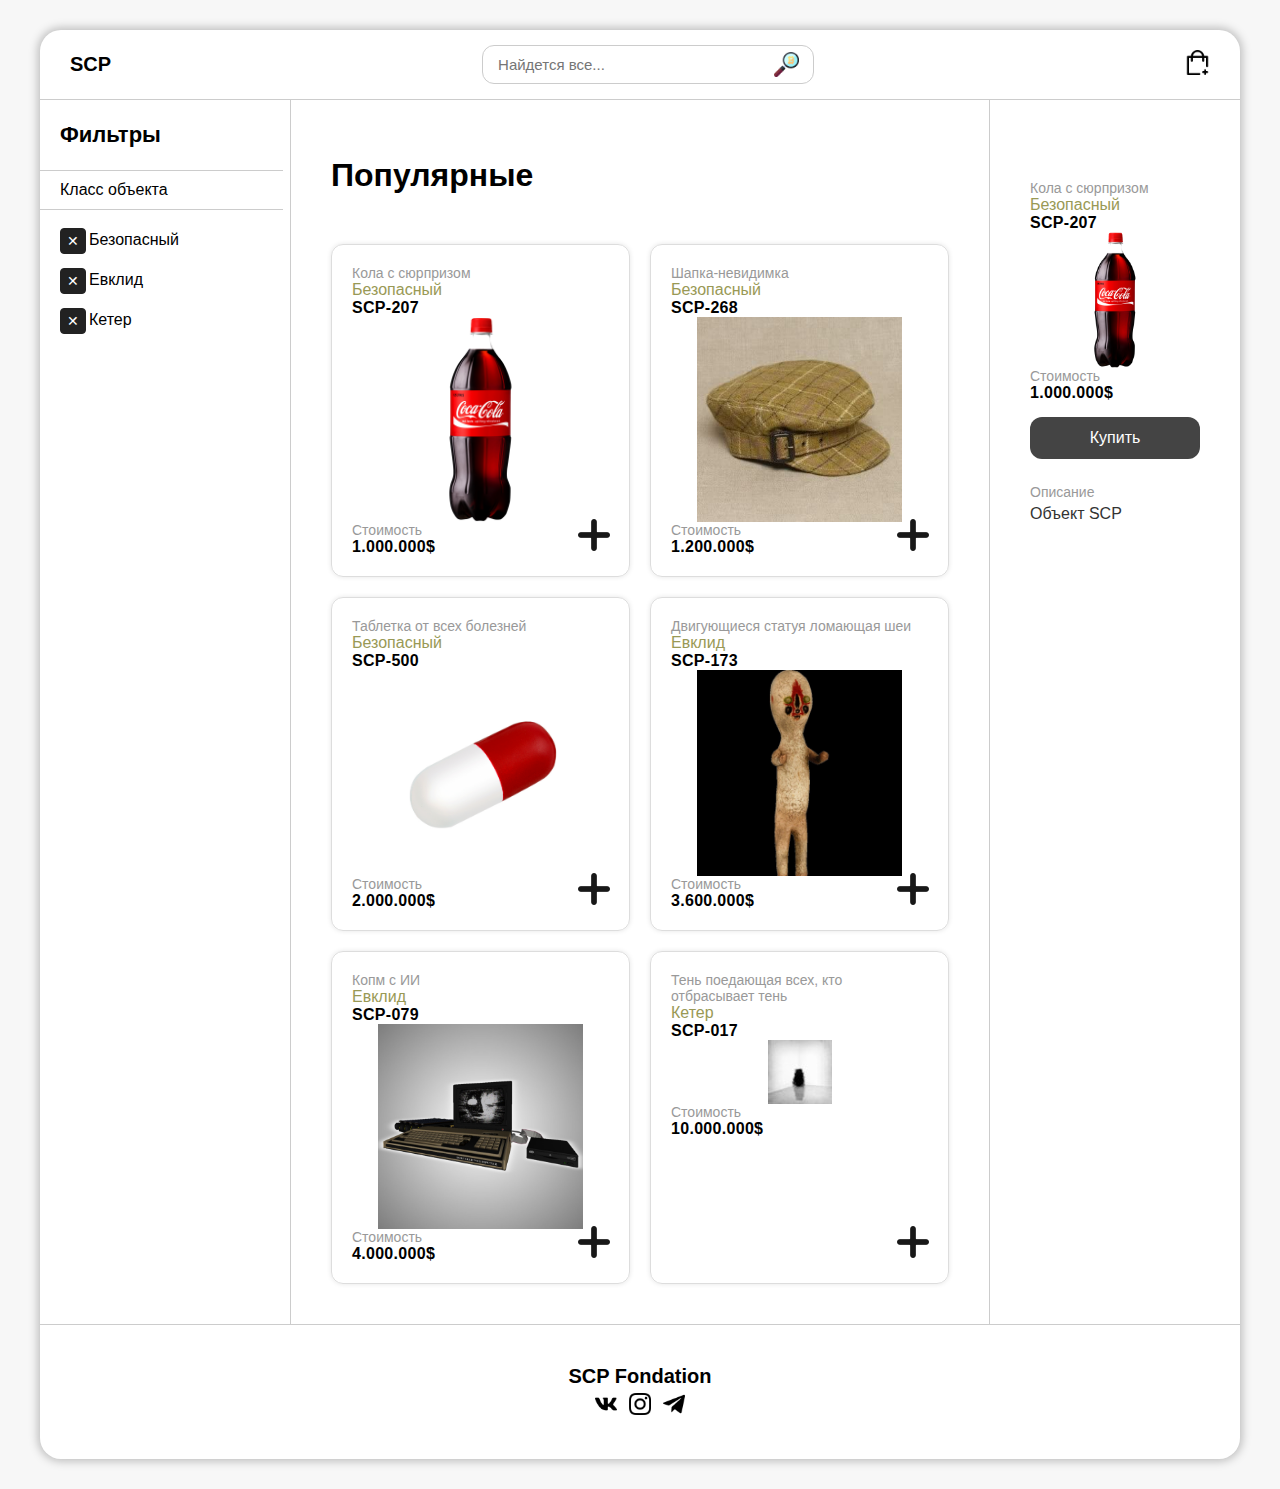
<file: E-commerce/index.html>
<!DOCTYPE html>
<html lang="en">
<head>
	<meta charset="UTF-8">
	<meta name="viewport" content="width=device-width, initial-scale=1.0">
	<title>E-commerce project</title>
	<link rel="stylesheet" href="css/style.css">
	<link rel="stylesheet" href="css/checkbox.css">
	<link rel="preconnect" href="https://fonts.gstatic.com"> 
	<link href="https://fonts.googleapis.com/css2?family=Nunito:wght@300;400;700&display=swap" rel="stylesheet">
</head>
<body>
	<div class="body-wrapper">

		<header class="header">
			<div class="logo">SCP</div>
			<div class="input-box">
				<input 
					type="text" 
					class="input" 
					placeholder="Найдется все..." 
				/>
				<div class="input-btn">
					<img src="img/123.png" alt="Поиск">
				</div>
			</div>
			<div class="cart">
				<img src="img/add-to-basket.png" alt="Корзина">
			</div>
		</header>

		<aside class="left-aside">
			<div class="aside-maintitle">Фильтры</div>
			<div class="aside-title">Класс объекта</div>
			<div class="aside-item">
				<input type="checkbox" id='Безопасный' name="Безопасный" class="checkbox">
				<label for="Безопасный"></label>
				Безопасный
			</div>
			<div class="aside-item">
				<input type="checkbox" id='Евклид' name="Евклид" class="checkbox">
				<label for="Евклид"></label>
				Евклид
			</div>
			<div class="aside-item">
				<input type="checkbox" id='Кетер' name="Кетер" class="checkbox">
				<label for="Кетер"></label>
				Кетер
			</div>
		</aside>

		<main class="main">
			<h2 class="title">Популярные</h2>
			<div class="product-box">

				<div class="product">
					<div class="product-info">Кола с сюрпризом</div>
					<div class="class">Безопасный</div>
					<div class="product-title">SCP-207</div>
					<img src="img/scp-207.png" alt="scp-207">
					<div class="product-info">Стоимость</div>
					<div class="product-price">1.000.000$</div>

					<div class="input-btn add-btn">
						<img src="img/add.png" alt="Добавить в корзину">
					</div>
				</div>

				<div class="product">
					<div class="product-info">Шапка-невидимка</div>
					<div class="class">Безопасный</div>
					<div class="product-title">SCP-268</div>
					<img src="img/scp-268.jpg" alt="scp-268">
					<div class="product-info">Стоимость</div>
					<div class="product-price">1.200.000$</div>

					<div class="input-btn add-btn">
						<img src="img/add.png" alt="Добавить в корзину">
					</div>
				</div>

				<div class="product">
					<div class="product-info">Таблетка от всех болезней</div>
					<div class="class">Безопасный</div>
					<div class="product-title">SCP-500</div>
					<img src="img/scp-500.jpg" alt="scp-500">
					<div class="product-info">Стоимость</div>
					<div class="product-price">2.000.000$</div>

					<div class="input-btn add-btn">
						<img src="img/add.png" alt="Добавить в корзину">
					</div>
				</div>

				<div class="product">
					<div class="product-info">Двигующиеся статуя ломающая шеи</div>
					<div class="class">Евклид</div>
					<div class="product-title">SCP-173</div>
					<img src="img/scp-173.jpg" alt="scp-173">
					<div class="product-info">Стоимость</div>
					<div class="product-price">3.600.000$</div>

					<div class="input-btn add-btn">
						<img src="img/add.png" alt="Добавить в корзину">
					</div>
				</div>

				<div class="product">
					<div class="product-info">Копм с ИИ</div>
					<div class="class">Евклид</div>
					<div class="product-title">SCP-079</div>
					<img src="img/scp-079.jpg" alt="scp-079">
					<div class="product-info">Стоимость</div>
					<div class="product-price">4.000.000$</div>

					<div class="input-btn add-btn">
						<img src="img/add.png" alt="Добавить в корзину">
					</div>
				</div>

				<div class="product">
					<div class="product-info">Тень поедающая всех, кто отбрасывает тень</div>
					<div class="class">Кетер</div>
					<div class="product-title">SCP-017</div>
					<img src="img/scp-017.jpg" alt="scp-017">
					<div class="product-info">Стоимость</div>
					<div class="product-price">10.000.000$</div>

					<div class="input-btn add-btn">
						<img src="img/add.png" alt="Добавить в корзину">
					</div>
				</div>

			</div>
		</main>
		<aside class="right-aside">
			<div class="product js-product">
				<div class="product">
					<div class="product-info">Кола с сюрпризом</div>
					<div class="class">Безопасный</div>
					<div class="product-title">SCP-207</div>
					<img src="img/scp-207.png" alt="scp-207">
					<div class="product-info">Стоимость</div>
					<div class="product-price">1.000.000$</div>
                    <div class="big-add-btn">Купить</div>
                    <div class="product-info">Описание</div>
				    <div class="product-text">Объект SCP</div>
				</div>
			    

			</div>
		</aside>
		<footer class="footer">
			<div class="footer-title">SCP Fondation</div>
			<div class="social-box">
				<a href="https://vk.com" class="social"><img src="img/vk.png" alt="Вконтакте"></a>
				<a href="https://instagram.com" class="social"><img src="img/instagram.png" alt="Инстаграм"></a>
				<a href="https://telegram.org" class="social"><img src="img/telegram.png" alt="Телеграм"></a>
			</div>
		</footer>
	</div>

	<script src="https://cdnjs.cloudflare.com/ajax/libs/jquery/3.5.1/jquery.min.js" integrity="sha512-bLT0Qm9VnAYZDflyKcBaQ2gg0hSYNQrJ8RilYldYQ1FxQYoCLtUjuuRuZo+fjqhx/qtq/1itJ0C2ejDxltZVFg==" crossorigin="anonymous"></script>

	<!-- <script src='css/jquery.js'></script> -->

	<script>
		$(document).ready(function() {

			let checks = {};

			function doCheck() {
				let val = $(this).prop('checked')
				let label = $.trim( $(this).parent().text() )
				label = label.toLowerCase();

				checks[label] = val;

				console.log(checks);
				filter()
			}

			function filter() {

				// перебираем все продукты
				$('.product').each(function() {
					// получаем наименование товара
					let title = $(this).find('.class').text();
					// приводим наименование к нижнему регистру
					title = title.toLowerCase();

					// отключаем отображение элемента
					$(this).css('display', 'none');
					
					// перебираем все имена брендов и включаем отображение только тех 
					// товаров, которые подходят под выбранные чекбоксы
					for (let brand in checks) {
						if (title.includes(brand) && checks[brand])
							$(this).css('display', 'block')
					}
				})
			}


			$('.checkbox').each(function() {
				$(this).attr('checked', 'checked');
			})

			$('.checkbox').each(doCheck)
			$('.checkbox').click(doCheck)


			/*$('.add-btn').click(function() {
				alert('Добавлено')
			})*/
        $('.add-btn').click(function() {
				let product = $(this).parent();

				let src = $(product).find('img').attr('src')
				let title = $(product).find('.product-title').text();
				let info = $(product).find('.product-info').first().text();
				let price = $(product).find('.product-price').text();
				let brend = $(product).find('.class').text();

				$('.js-product').find('img').attr('src', src)
				$('.js-product').find('.class').text(brend)
				$('.js-product').find('.product-title').text(title)
				$('.js-product').find('.product-price').text(price)
				$('.js-product').find('.product-info').first().text(info)
			})

			/*$('.size').click(function() {
				$('.size').each(function() {
					$(this).removeClass('size__active');
				})
				$(this).addClass('size__active');
			})*/
		})
	</script>	

</body>
</html>
</file>
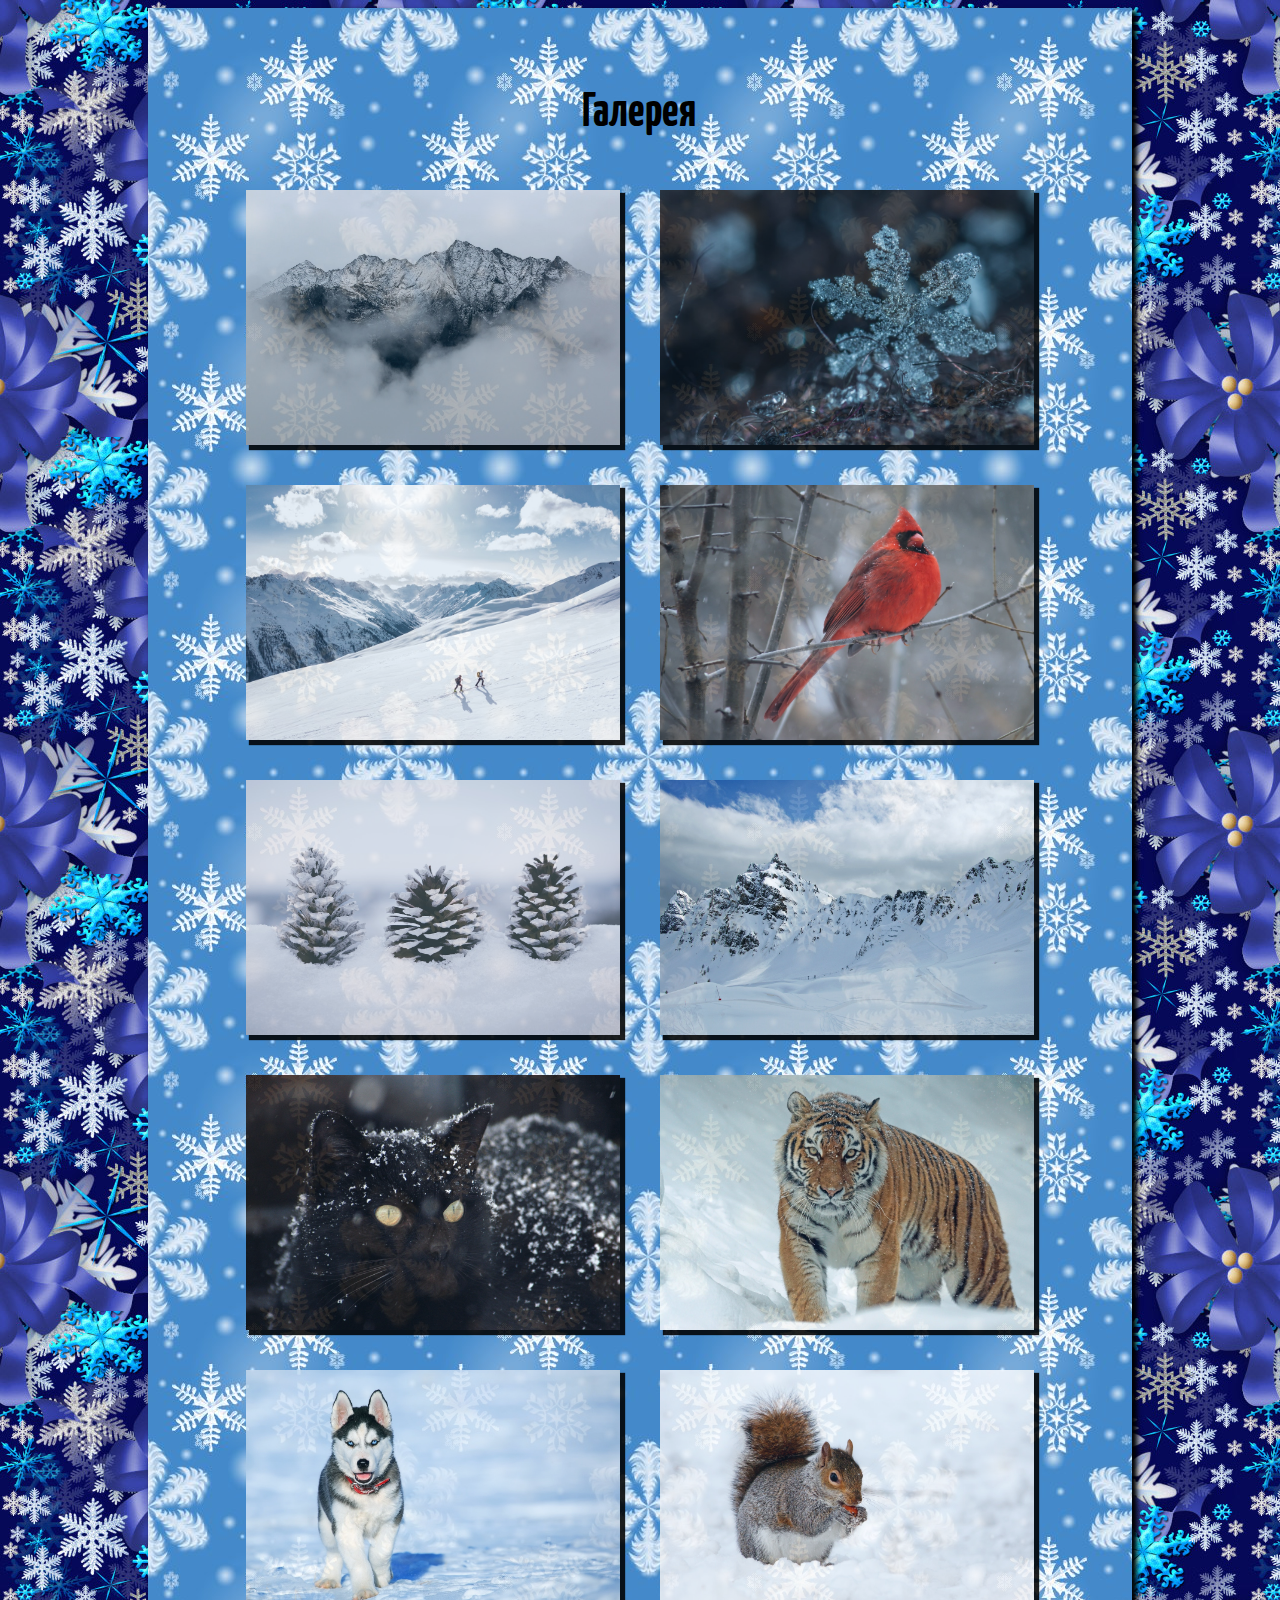
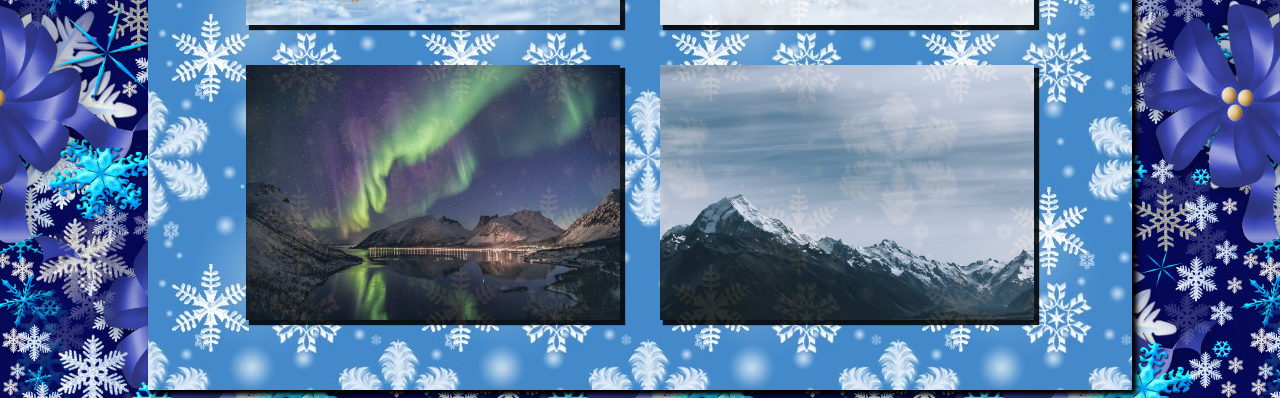
<file: Gallery_Winter/index.html>
<!DOCTYPE html>
<html lang="en">
<head>
	<meta charset="UTF-8">
	<meta name="viewport" content="width=device-width, initial-scale=1.0">
	<title>Галерея</title>
	<link rel="stylesheet" type="text/css" href="css/style.css">
</head>
<body>
	<main>
		<h1>Галерея</h1>
		<a href="img/1.jpg" target="_blank"><div class="photo photo1"></div></a>
		<a href="img/2.jpg" target="_blank"><div class="photo photo2"></div></a>
		<a href="img/3.jpg" target="_blank"><div class="photo photo3"></div></a>
		<a href="img/4.jpg" target="_blank"><div class="photo photo4"></div></a>
		<a href="img/5.jpg" target="_blank"><div class="photo photo5"></div></a>
		<a href="img/6.jpg" target="_blank"><div class="photo photo6"></div></a>
		<a href="img/7.jpg" target="_blank"><div class="photo photo7"></div></a>
		<a href="img/8.jpg" target="_blank"><div class="photo photo8"></div></a>
		<a href="img/9.jpg" target="_blank"><div class="photo photo9"></div></a>
		<a href="img/10.jpg" target="_blank"><div class="photo photo10"></div></a>
		<a href="img/11.jpg" target="_blank"><div class="photo photo11"></div></a>
		<a href="img/12.jpg" target="_blank"><div class="photo photo12"></div></a>	
	</main>
</body>
</html>
</file>
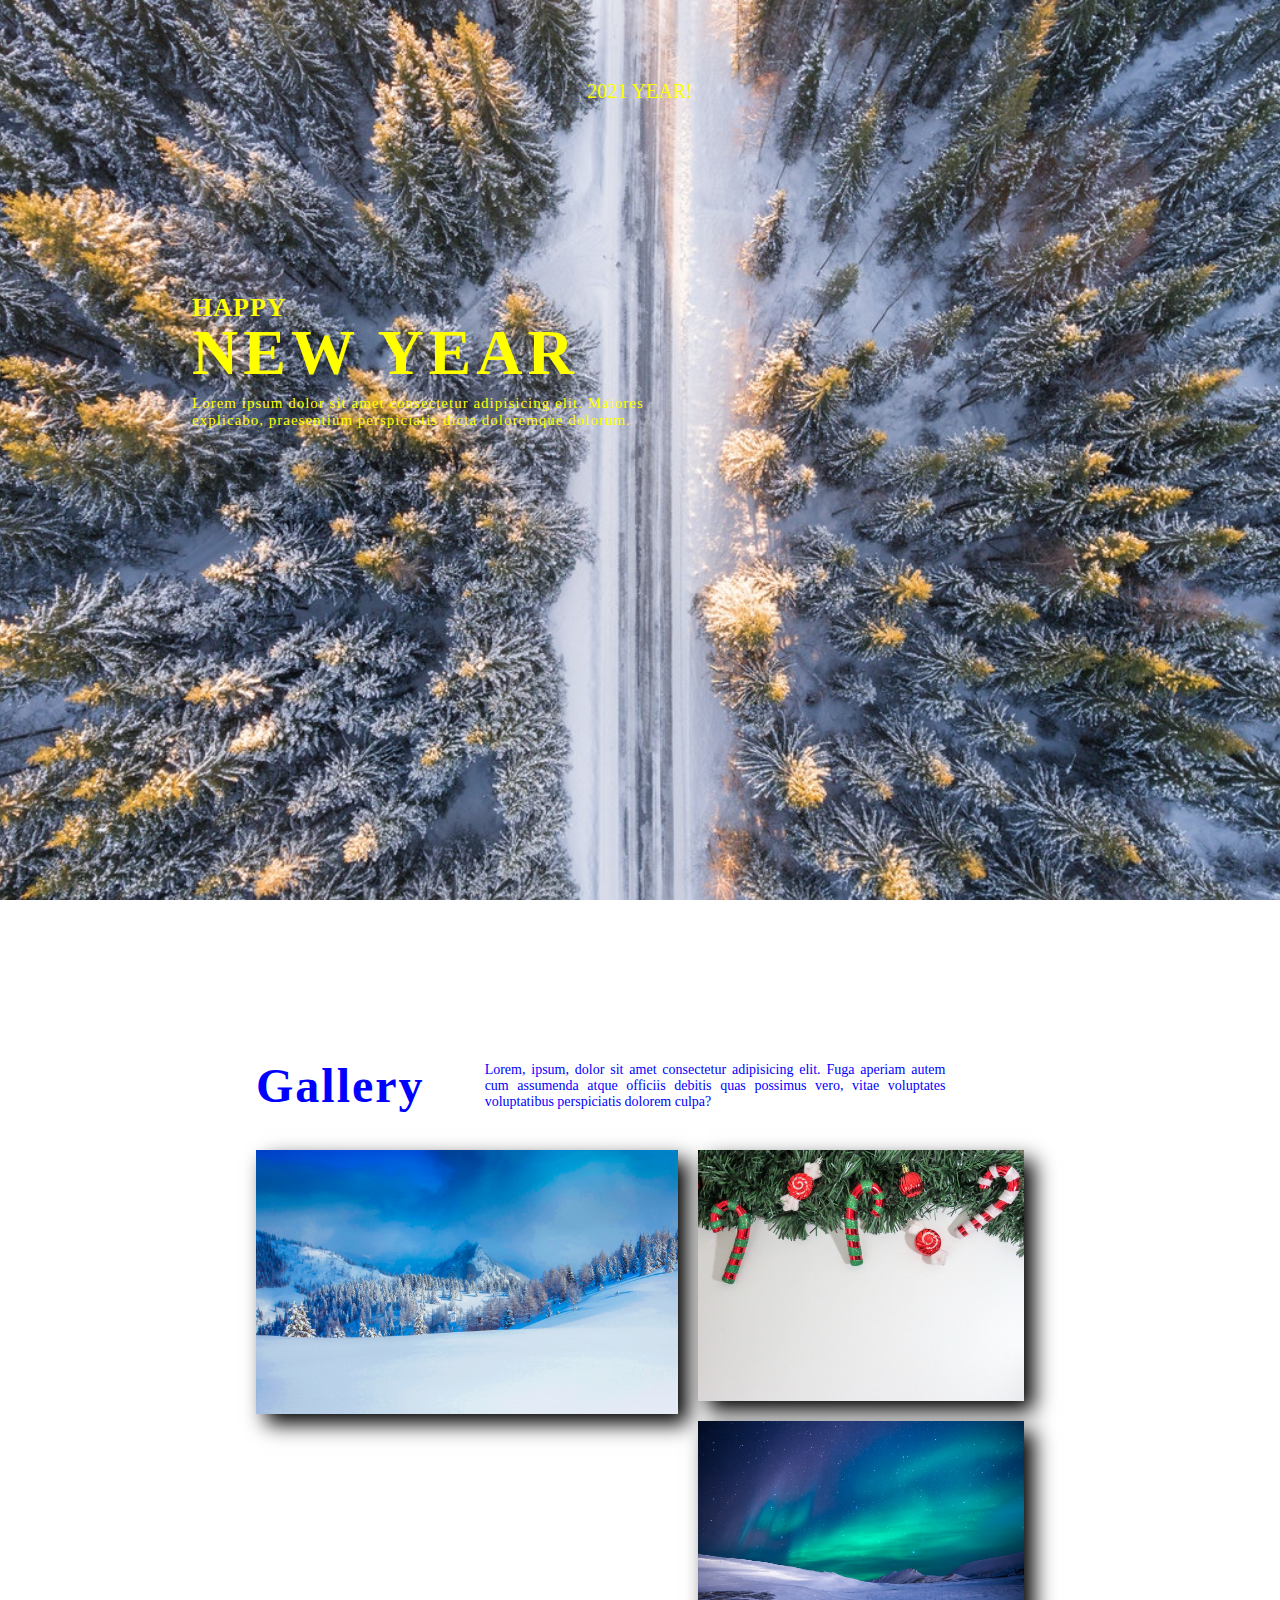
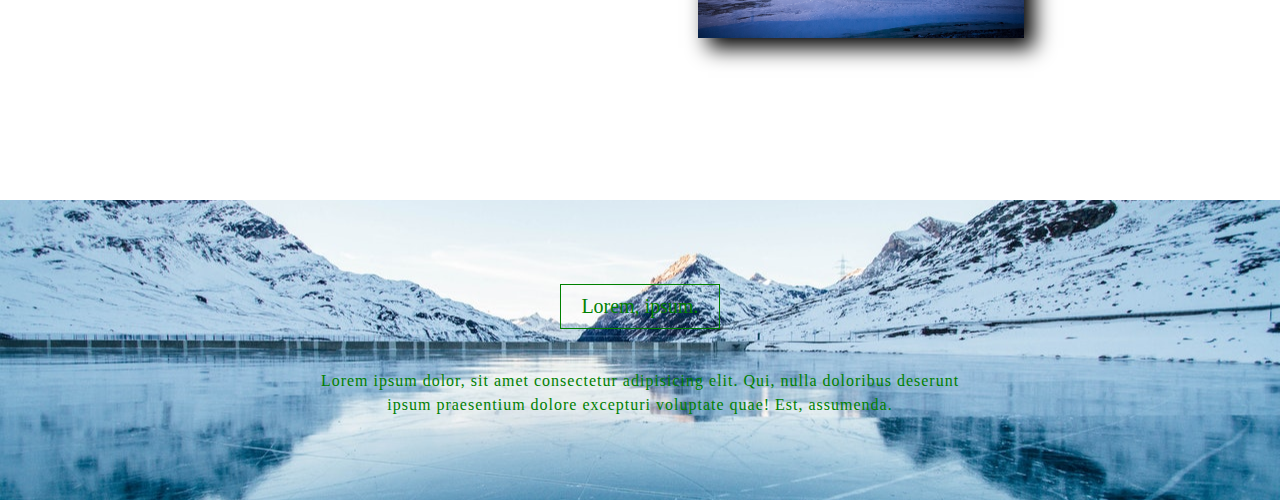
<file: site-visitka/index.html>
<!DOCTYPE html>
<html lang="en">
<head>
	<meta charset="UTF-8">
	<meta name="viewport" content="width=device-width, initial-scale=1.0">
	<title>Tourism</title>
	<link rel="stylesheet" type="text/css" href="css/style.css">
</head>
<body>
	<main>
		<div class="container first">
			<p class = "tourism">2021 YEAR!</p>
			<div class = "text-container">
				<p class = "first-line">happy</p>
				<p class = "second-line">new year</p>
				<p class = "third-line">Lorem ipsum dolor sit amet consectetur adipisicing elit. Maiores explicabo, praesentium perspiciatis dicta doloremque dolorum.</p>
			</div>
		</div>
		<div class="container second">
			<div class = "gallery-container">
				<div class="gallery-text">
				    <p class = "gallery-header">Gallery</p>
				    <p class = "gallery-p">Lorem, ipsum, dolor sit amet consectetur adipisicing elit. Fuga aperiam autem cum assumenda atque officiis debitis quas possimus vero, vitae voluptates voluptatibus perspiciatis dolorem culpa?</p>
				</div>
			
			    <div class = "img-container">
			    	<img src="img/img4.jpg" class = "img1" alt = "Tourism gallery">
				    <div class = "wrapper">
					    <img src="img/img2.jpg" class = "img2" alt = "Tourism gallery">
					    <img src="img/img3.jpg" class = "img3" alt = "Tourism gallery">
				    </div>
			    </div>
		    </div>
		</div>
		<div class="container third">
			<div class="last-container">
				<p class="last-header">Lorem, ipsum.</p>
				<p class="last-text">Lorem ipsum dolor, sit amet consectetur adipisicing elit. Qui, nulla doloribus deserunt ipsum praesentium dolore excepturi voluptate quae! Est, assumenda.</p>
			</div>
		</div>
	</main>
</body>
</html>
</file>
<file: E-commerce/css/style.css>
body {
	margin: 0;
	background-color: #f7f7f7;
	padding: 30px 40px;
	box-sizing: border-box;
	font-family: 'Oswald', sans-serif;
}
.body-wrapper {
	min-height: calc(100vh - 60px);
	background-color: white;
	box-shadow: 0 0 10px 2px rgba(0, 0, 0, 0.25);
	border-radius: 21px;
}
.header {
	display: flex;
	align-items: center;
	justify-content: space-between;
	padding: 0 30px;
	box-sizing: border-box;
	border-bottom: 1.5px solid #ccc;
	height: 70px;
}
.header img {
	width: 25px;
	height: 25px;
}
.logo {
	font-weight: 700;
	font-size: 20px;
}
.input-box {
	display: flex;
	align-items: center;
	position: relative;
}
.input {
	-webkit-appearance: none;
	appearance: none;
	outline: none;
	width: 300px;
	border: 1px solid #ccc;
	border-radius: 12px;
	padding: 10px 15px;
	font-size: 15px;
}
 .input-btn {
 	position: absolute;
 	right: 0;
 	width: 40px;
 	height: 100%;
 	display: flex;
 	align-items: center;
 	cursor: pointer;
 }
 .main {
 	padding: 30px;
 	margin: auto;
 	max-width: 700px;
 	width: 100%;
 	box-sizing: border-box;
 	border-left: 1px solid #ccc;
 	border-right: 1px solid #ccc;
 }
 .product-box {
 	display: flex;
 	flex-wrap: wrap;
 }
 .product {
 	width: calc(50% - 20px);
 	margin: 10px;
 	padding: 20px;
 	box-sizing: border-box;
 	border-radius: 12px;
 	border: 1px solid #ddd;
 	box-shadow: 0 0 5px 0 rgba(0, 0, 0, 0.1);
 	position: relative;
 }
 .product img {
 	max-width: 80%;
 	margin: auto;
 	display: block;
 }
 .title {
 	font-size: 32px;
 	padding-left: 10px;
 	margin-bottom: 40px;
 }
 .product-info {
 	font-size: 14px;
 	color: #999;
 	font-weight: 300;
 }
 .product-title, .product-price {
 	font-size: 16px;
 	font-weight: 700;
 	letter-spacing: 0.3px;
 }
 .add-btn {
 	height: auto;
 	bottom: 25px;
 	opacity: 0.9;
 	right: 15px;
 }
 @media (pointer: fine ) {
 	.add-btn:hover {
 		transform: scale(1.05);
 	}
 }
 .left-aside {
    width: calc((100vw - 795px) / 2);
    position: absolute;
    box-sizing: border-box;
    top: 100px;
    left: 40px;
    bottom: 0;
 }
 .aside-maintitle {
 	font-weight: 700;
 	padding-left: 20px;
 	font-size: 22px;
 	height: 70px;
 	display: flex;
 	align-items: center;
 }
 .aside-title {
 	box-sizing: border-box;
 	padding: 10px 0;
 	border-bottom: 1px solid #ccc;
 	border-top: 1px solid #ccc;
 	padding-left: 20px;
 	margin-bottom: 10px; 
 }
 .aside-item {
 	display: flex;
 	align-items: center;
 	height: 40px;
 	padding-left: 20px;
 }
 .footer {
 	border-top: 1px solid #ccc;
 	padding-top: 40px;
 	padding-bottom: 40px;
 	box-sizing: border-box;
 }
 .footer-title {
 	font-weight: 700;
 	font-size: 20px;
 	text-align: center;
 }
 .social-box {
   display: flex;
   justify-content: space-between;
   margin: auto;
   width: 90px;
   margin-top: 5px;
 }
 .social {
 	transition: 0.2s;
 }
 .social img {
 	width: 22px;
 	height: 22px;
 }
 @media screen and (pointer: fine) {
 	.social:hover {
 		opacity: 0.5;
 	}
 }
 .right-aside {
	position: absolute;
	right: 40px;
	top: 100px;
	width: calc((100vw - 780px) / 2);
}

.right-aside .product {
	width: 100%;
	box-sizing: border-box;
	margin: 0;
	margin-top: 20px;
	box-shadow: none;
	border: none;
}
.big-add-btn {
	text-align: center;
	background-color: #444;
	border-radius: 12px;
	padding: 12px 0;
	color: #fefefe;
	margin-top: 15px;
	cursor: pointer;
	margin-bottom: 25px;
}
.product-text {
	hyphens: auto;
	-webkit-hyphens: auto;
	color: #333;
	margin-top: 5px; 
}
.class {
	color: #995;
}
</file>
<file: E-commerce/css/checkbox.css>
label {
    user-select: none;
    -webkit-user-select: none;
    display: block;
    width: 24px;
    height: 24px;
    position: relative;
    margin-right: 5px;
}

.checkbox {
    display: none;
}

.checkbox + label:before {
    content: "\2715";
    border: 0.5px solid #222;
    border-radius: 4px;

    display: inline-flex;
    justify-content: center;
    align-items: center;

    position: absolute;

    left: 0;
    top: 0;

    width: 100%;
    height: 100%;

    font-size: 14px;

    color: transparent;
    transition: .2s;
}

.checkbox:checked + label:before {
    background-color: #222;
    border-color: #222;
    color: #fff;
}

.checkbox:disabled + label:before {
    transform: scale(1);
}

.checkbox:checked:disabled + label:before {
    transform: scale(1);
}
</file>
<file: Gallery_Winter/css/style.css>
div {
    padding: 0;
    margin: 0;
	box-sizing: border-box;

}
@font-face {
	font-family: Yanone Kaffessatz ExtraLight;
	src: url(../fonts/YanoneKaffeesatz-VariableFont_wght.ttf);
}
main {
	width: 70%;
	padding: 50px;
	margin: auto;
	display: flex;
	flex-wrap: wrap;
	justify-content: center;
	box-shadow: 4px 4px 5px 1px rgba(0, 0, 0, 1);
	background-image: url(../img/Фон_07.jpg);
}
.photo {
	max-width: 520px;
	width: calc(30vw - 10px);
	height: calc((35vw - 40px) / 16 * 10);
	margin: 20px;
	/*background: red;  */
	box-shadow: 4px 4px 1px 1px rgba(0, 0, 0, 1);
	background-position: center;
	background-size: cover;
	opacity: 0.87;
	transition: 2s, transform 1.3s;
}
.photo:hover {
    opacity: 1;
    transform: scale(1.1) rotate(0deg);
    z-index: 10;
    box-shadow: 4px 4px 1px 1px rgba(0, 0, 0, 1);
}

h1 {
	width: 100%;
	text-align: center;
	font-size: 48px;
}
body {
	font-family: Yanone Kaffessatz ExtraLight;
	background-image: url(../img/Фон_03.jpg);
	}
.photo1 {
	background-image: url(../img/1.jpg);
}
.photo2 {
	background-image: url(../img/2.jpg);
}
.photo3 {
	background-image: url(../img/3.jpg);
}
.photo4 {
	background-image: url(../img/4.jpg);
}
.photo5 {
	background-image: url(../img/5.jpg);
}
.photo6 {
	background-image: url(../img/6.jpg);
}
.photo7 {
	background-image: url(../img/7.jpg);
}
.photo8 {
	background-image: url(../img/8.jpg);
}
.photo9 {
	background-image: url(../img/9.jpg);
}
.photo10 {
	background-image: url(../img/10.jpg);
}
.photo11 {
	background-image: url(../img/11.jpg);
}
.photo12 {
	background-image: url(../img/12.jpg);
}
</file>
<file: site-visitka/css/style.css>
* {
	padding: 0;
	margin: 0;
	box-sizing: border-box;
} 
@font-face {
	font-family: Roboto;
	scc:url(../fonts/Roboto-Regular.ttf);
}
html, body, main {
    height: 100%;
    font-family: Roboto;
}
.first {
	height: 100%;
	background-image:url(../img/img1.jpg);
	background-position:center;
	-webkit-background-size:cover;
	background-size:cover;  
}	
.first p {
	color:yellow;
}
.tourism {
	width: 100%;
	text-align: center;
	padding-top: 80px;
	font-size: 20px;
}
.text-container {
	width: 40%;
	margin-left: 15%;
	margin-top: 15%;
}
.first-line {
	text-transform: uppercase;
	font-size: 26px;
	font-weight: bold;
	letter-spacing: 1px;
	line-height: 1;
}
.second-line {
	text-transform: uppercase;
	font-size: 64px;
	font-weight: bold;
	letter-spacing: 5px;
	line-height: 1;
	margin-bottom: 10px;
}
.third-line {
	font-size: 15px;
	letter-spacing: 1px;
}
.second {
	height: 100%;
	display: flex;
	justify-content: center;
	-ms-align-items: center;
	align-items: center;
}
.gallery-container {
	width: 60%;
	max-width: 1000px;
}
.img-container {
	width: 100%;
	display: flex;
	-ms-align-items: flex-start;
	align-items: flex-start;
}
img {
	display: block;
	max-width: 100%;
	height: auto;
}
.img1 {
	width: 55%;
}
.wrapper {
	margin-left: 20px;
}
.img2 {
	margin-bottom: 20px;

}
.gallery-text {
	display: flex;
	-ms-align-items: center;
	align-items: center;
	margin-bottom: 40px;
	color: blue;
}
.gallery-header {
	font-size: 48px;
	font-weight: bold;
	letter-spacing: 2px;
	line-height: 1;
}
.gallery-p {
	font-size: 14px;
	width: 60%;
	text-align: justify;
	margin-left: 60px;
}
.last-container {
	display: flex;
	justify-content: center;
	-ms-align-items: center;
	align-items: center;
	flex-direction: column;
	height: 300px;
	padding: 0 25%;
	background-image: url(../img/img5.jpg);
	background-position: center;
	-webkit-background-size: cover;
	font-family: Roboto;
}
.last-header {
    color: green;
    font-size: 20px;
    padding: 10px 20px;
    border: 1px solid green;
    margin-bottom: 40px;
}
.last-text {
	color: green;
	font-size: 16px;
	text-align: center;
	line-height: 1.5;
	letter-spacing:1px;
}
.img-container img {
	box-shadow: 10px 10px 20px 0px rgb(0 0 0);
}
</file>
